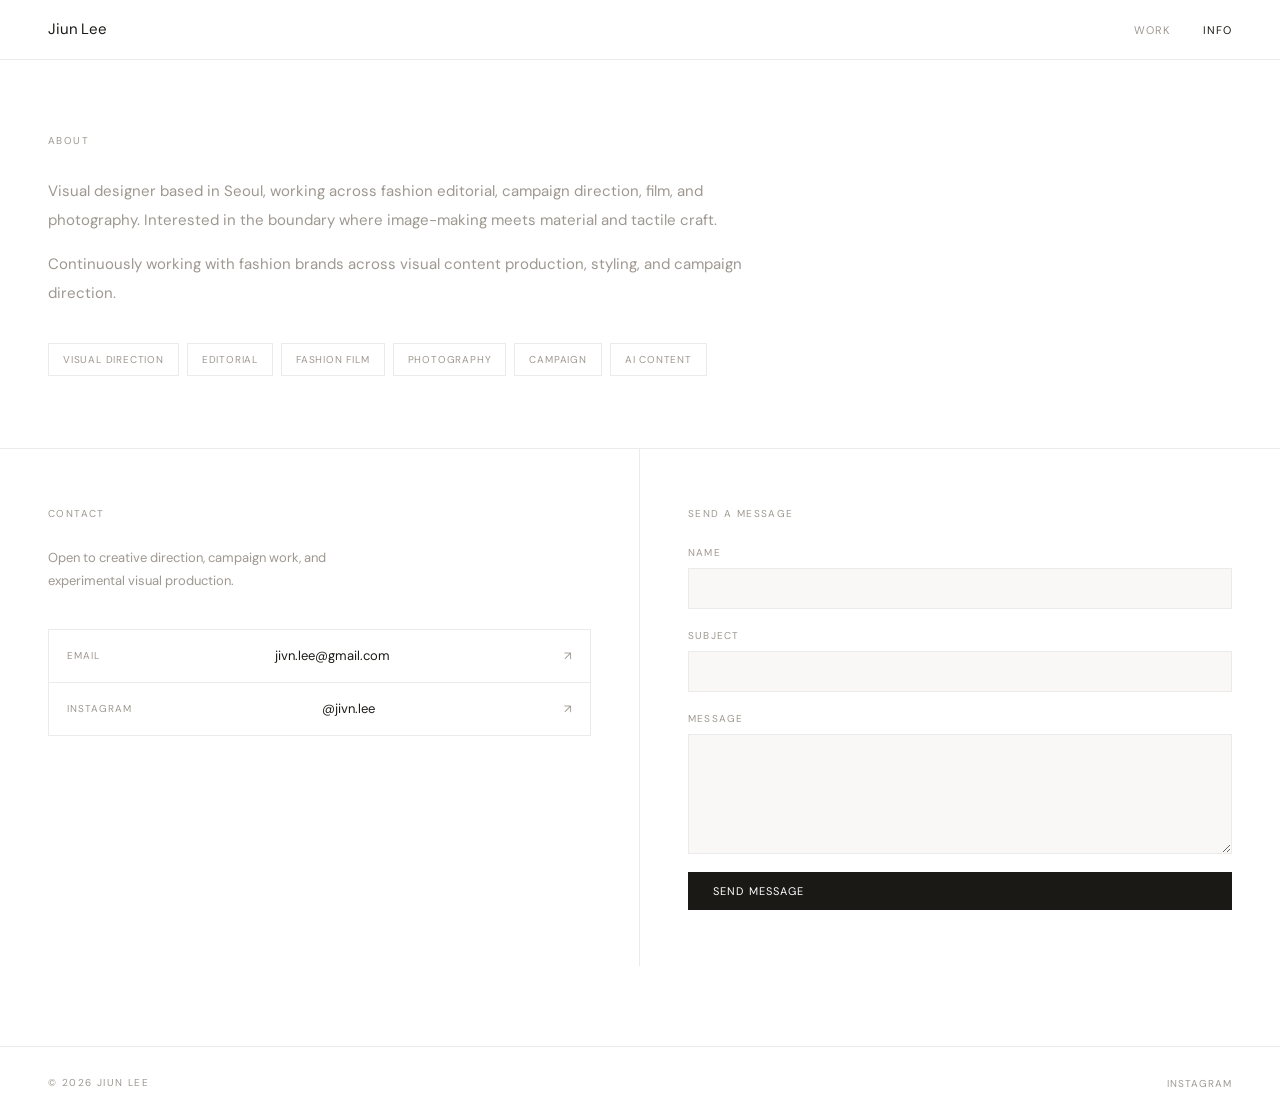
<file: info.html>
<!DOCTYPE html>
<html lang="en">
<head>
  <meta charset="UTF-8" />
  <meta name="viewport" content="width=device-width, initial-scale=1.0" />
  <title>Info — Jiun Lee</title>
  <link rel="preconnect" href="https://fonts.googleapis.com" />
  <link rel="preconnect" href="https://fonts.gstatic.com" crossorigin />
  <link href="https://fonts.googleapis.com/css2?family=DM+Sans:ital,opsz,wght@0,9..40,300;0,9..40,400;0,9..40,500;1,9..40,300;1,9..40,400&display=swap" rel="stylesheet" />
  <link rel="stylesheet" href="css/style.css" />
  <style>
    /* ── ABOUT — 풀와이드, border 없이 자연스럽게 ── */
    .about-section {
      padding: 72px var(--pad) 72px;
      max-width: 800px;
    }

    .about-bio {
      font-size: 15px;
      line-height: 1.9;
      color: var(--muted);
      margin-bottom: 16px;
    }

    .about-tags {
      display: flex;
      flex-wrap: wrap;
      gap: 8px;
      margin-top: 36px;
    }

    .tag {
      font-size: 10px;
      letter-spacing: 0.08em;
      text-transform: uppercase;
      padding: 7px 14px;
      border: 0.5px solid var(--border);
      color: var(--muted);
    }

    /* ── CONTACT ── */
    .contact-section {
      display: grid;
      grid-template-columns: 1fr 1fr;
      border-top: 0.5px solid var(--border);
    }

    .contact-left {
      padding: 56px var(--pad);
      border-right: 0.5px solid var(--border);
    }

    .contact-desc {
      font-size: 13px;
      color: var(--muted);
      line-height: 1.8;
      max-width: 320px;
      margin-bottom: 36px;
    }

    .contact-links {
      display: flex;
      flex-direction: column;
      gap: 1px;
      background: var(--border);
      border: 0.5px solid var(--border);
    }

    .contact-link-row {
      display: flex;
      justify-content: space-between;
      align-items: center;
      padding: 15px 18px;
      background: var(--bg);
      text-decoration: none;
      transition: background var(--transition);
    }
    .contact-link-row:hover { background: var(--bg-card); }
    .contact-link-label { font-size: 10px; letter-spacing: 0.1em; text-transform: uppercase; color: var(--muted); }
    .contact-link-val { font-size: 13px; color: var(--fg); }
    .contact-link-arrow { font-size: 12px; color: var(--muted); }

    .contact-right { padding: 56px var(--pad); }

    .contact-form { display: flex; flex-direction: column; gap: 18px; }
    .form-group { display: flex; flex-direction: column; gap: 7px; }
    .form-label { font-size: 10px; letter-spacing: 0.12em; text-transform: uppercase; color: var(--muted); }

    .form-input,
    .form-textarea {
      background: var(--bg-card);
      border: 0.5px solid var(--border);
      padding: 11px 14px;
      font-family: var(--font-sans);
      font-size: 13px;
      color: var(--fg);
      outline: none;
      border-radius: 0;
      transition: border-color var(--transition);
      width: 100%;
    }
    .form-input:focus,
    .form-textarea:focus { border-color: var(--fg); }
    .form-textarea { resize: vertical; min-height: 120px; }

    @media (max-width: 768px) {
      .contact-section { grid-template-columns: 1fr; }
      .contact-left { border-right: none; border-bottom: 0.5px solid var(--border); }
    }

    /* 터치 디바이스 — hover 효과 비활성화, 화살표 숨김 */
    @media (hover: none) {
      .contact-link-row:hover { background: var(--bg); }
      .contact-link-arrow { display: none; }
    }
  </style>
</head>
<body>

  <nav class="nav">
    <a href="index.html" class="nav-logo">Jiun Lee</a>
    <ul class="nav-links">
      <li><a href="projects.html">Work</a></li>
      <li><a href="info.html" class="active">Info</a></li>
    </ul>
  </nav>

  <main class="page">

    <!-- ABOUT — border 없이 자연스럽게 연결 -->
    <section class="about-section reveal">
      <span class="label" style="display:block;margin-bottom:28px;">About</span>
      <p class="about-bio">
        Visual designer based in Seoul, working across fashion editorial, campaign direction, film, and photography. Interested in the boundary where image-making meets material and tactile craft.
      </p>
      <p class="about-bio">
        Continuously working with fashion brands across visual content production, styling, and campaign direction.
      </p>
      <div class="about-tags">
        <span class="tag">Visual Direction</span>
        <span class="tag">Editorial</span>
        <span class="tag">Fashion Film</span>
        <span class="tag">Photography</span>
        <span class="tag">Campaign</span>
        <span class="tag">AI Content</span>
      </div>
    </section>

    <!-- CONTACT — border-top으로 자연스럽게 구분 -->
    <section class="contact-section" id="contact">
      <div class="contact-left reveal">
        <span class="label" style="display:block;margin-bottom:24px;">Contact</span>
        <p class="contact-desc">Open to creative direction, campaign work, and experimental visual production.</p>
        <div class="contact-links">
          <a class="contact-link-row" href="mailto:jivn.lee@gmail.com">
            <span class="contact-link-label">Email</span>
            <span class="contact-link-val">jivn.lee@gmail.com</span>
            <span class="contact-link-arrow">↗</span>
          </a>
          <a class="contact-link-row" href="https://instagram.com/jivn.lee" target="_blank">
            <span class="contact-link-label">Instagram</span>
            <span class="contact-link-val">@jivn.lee</span>
            <span class="contact-link-arrow">↗</span>
          </a>
        </div>
      </div>

      <div class="contact-right reveal">
        <span class="label" style="display:block;margin-bottom:22px;">Send a message</span>
        <form class="contact-form" action="mailto:jivn.lee@gmail.com" method="GET" enctype="text/plain">
          <div class="form-group">
            <label class="form-label" for="name">Name</label>
            <input class="form-input" type="text" id="name" name="name" required />
          </div>
          <div class="form-group">
            <label class="form-label" for="subject">Subject</label>
            <input class="form-input" type="text" id="subject" name="subject" required />
          </div>
          <div class="form-group">
            <label class="form-label" for="body">Message</label>
            <textarea class="form-textarea" id="body" name="body" required></textarea>
          </div>
          <button type="submit" class="btn btn-filled">Send message</button>
        </form>
      </div>
    </section>

    <footer>
      <span class="label">© 2026 Jiun Lee</span>
      <ul class="footer-links">
        <li><a href="https://instagram.com/jivn.lee" target="_blank">Instagram</a></li>
      </ul>
    </footer>

  </main>

  <script src="js/media-config.js"></script>
  <script src="js/main.js"></script>
</body>
</html>
</file>
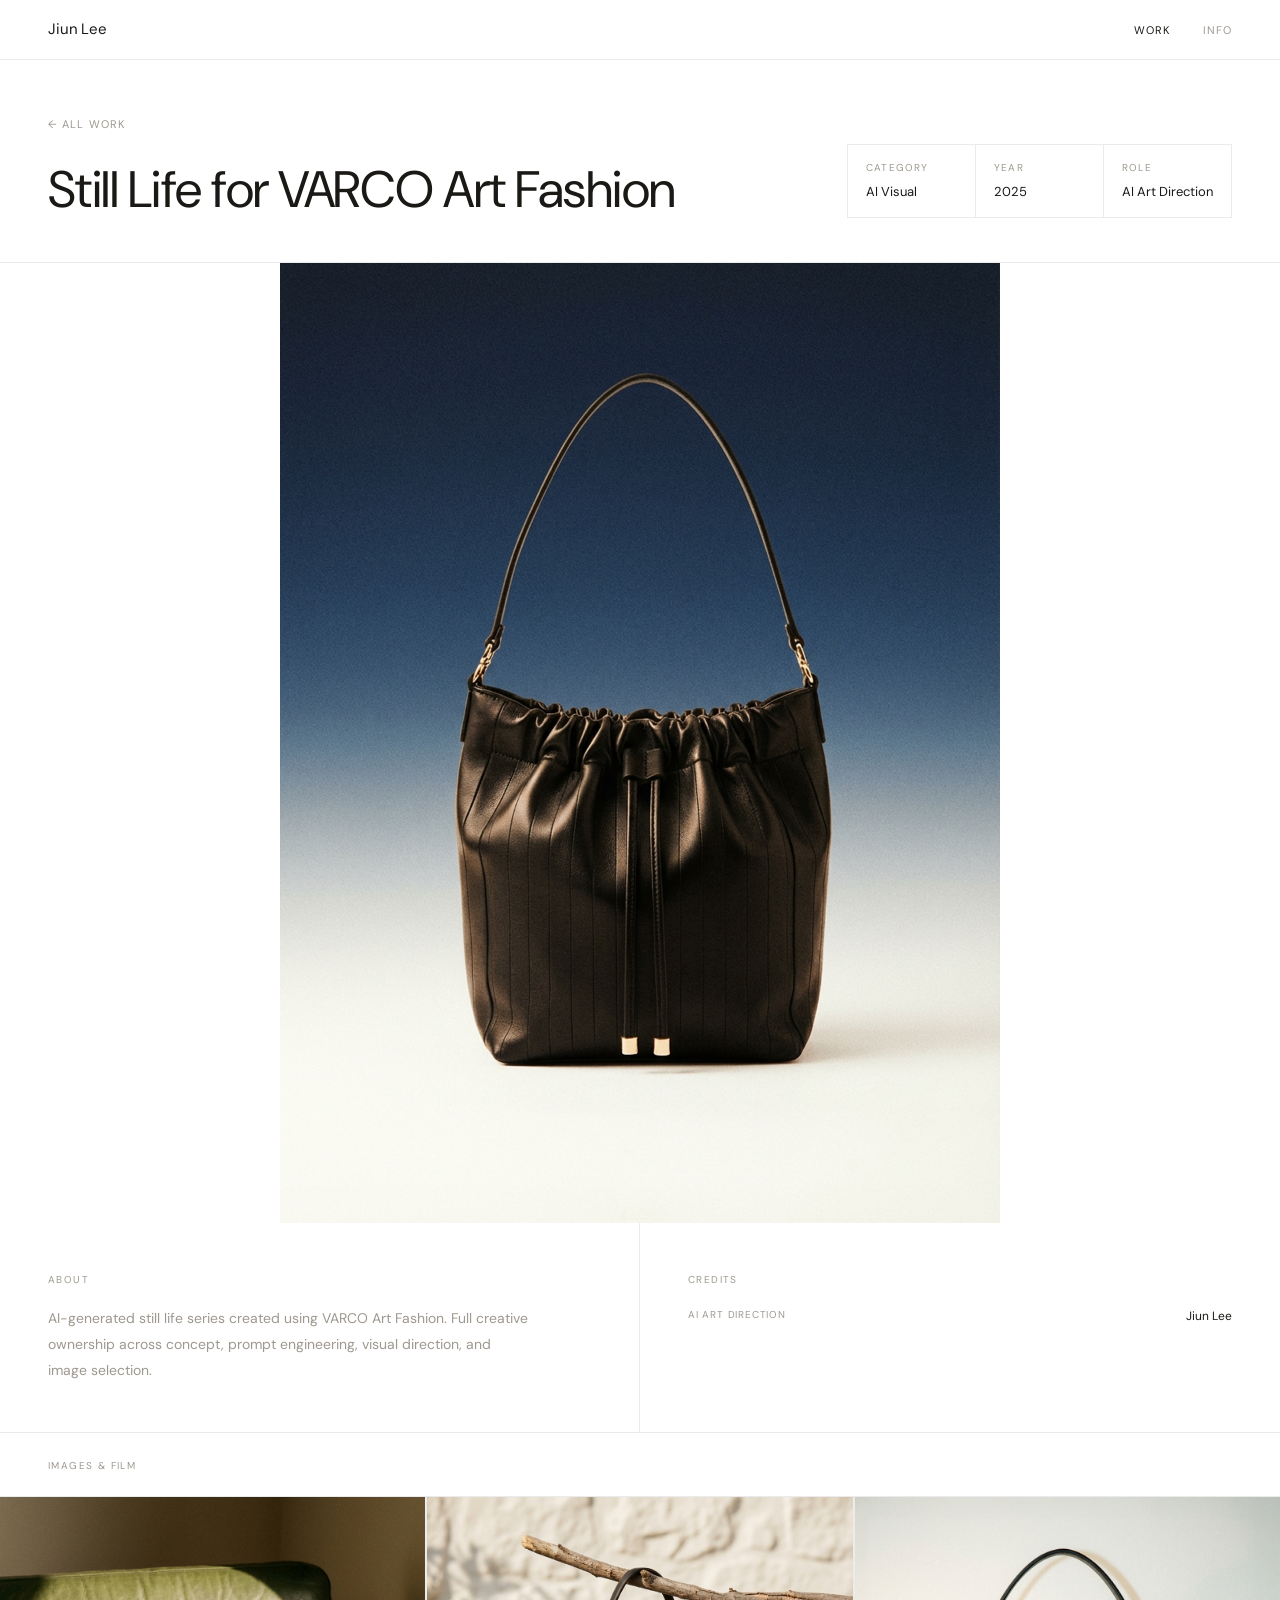
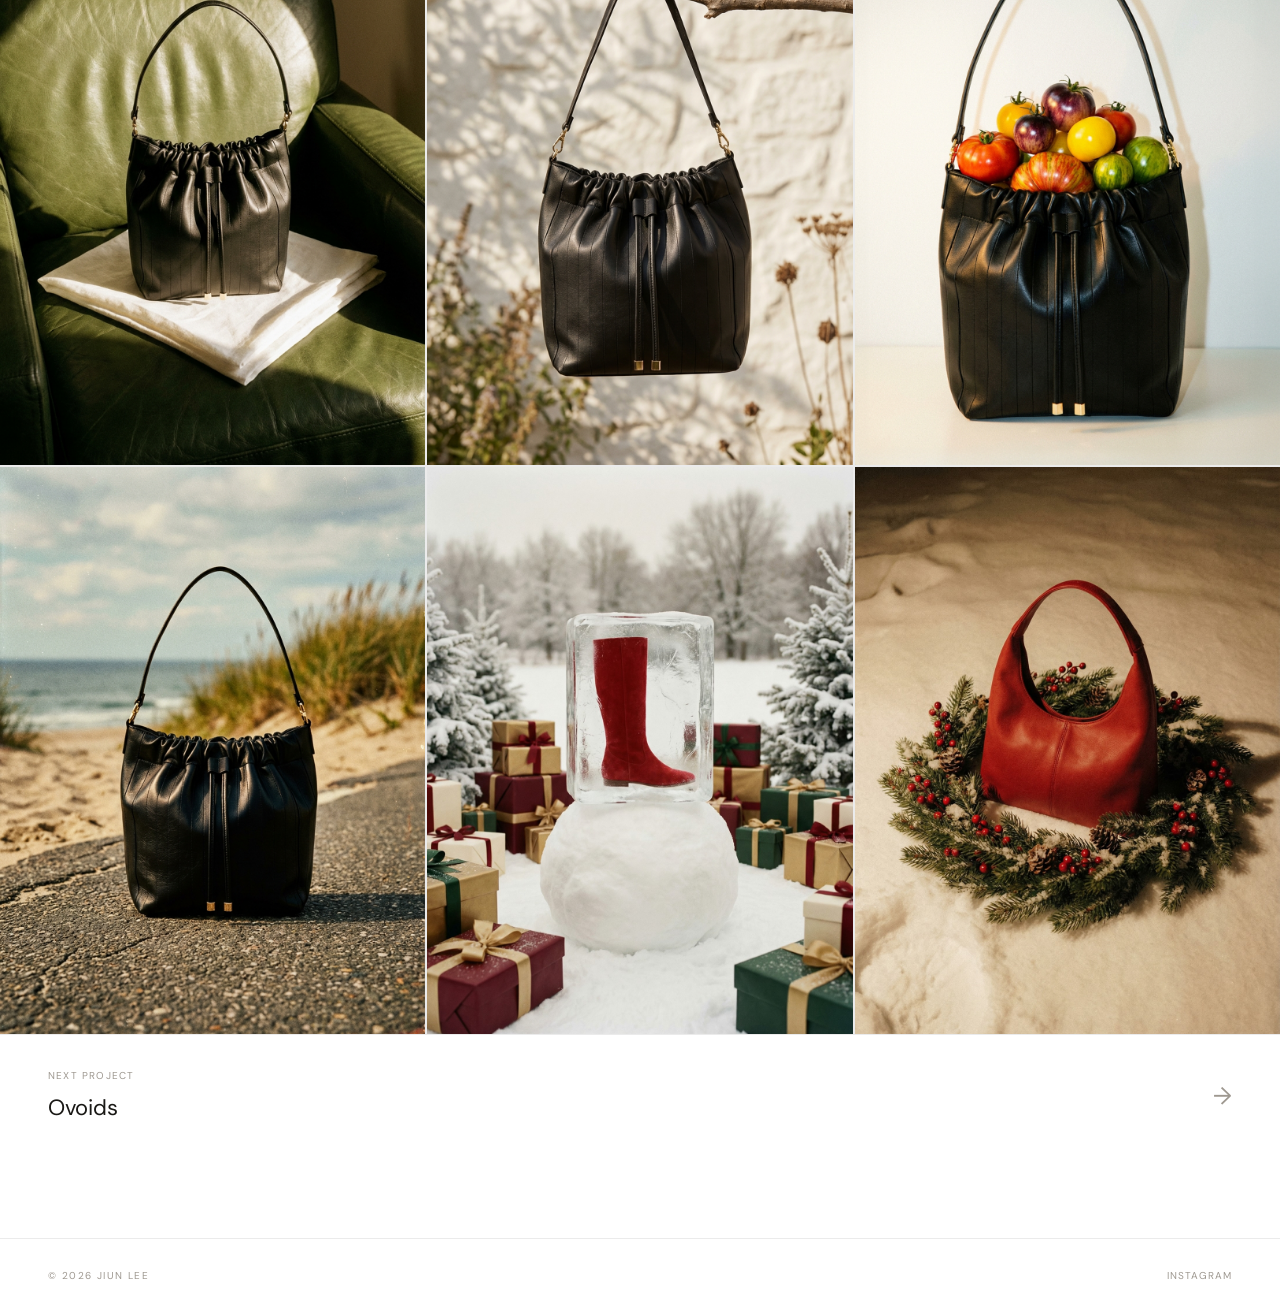
<file: project-detail.html>
<!DOCTYPE html>
<html lang="en">
<head>
  <meta charset="UTF-8" />
  <meta name="viewport" content="width=device-width, initial-scale=1.0" />
  <title>Project — Jiun Lee</title>
  <link rel="preconnect" href="https://fonts.googleapis.com" />
  <link rel="preconnect" href="https://fonts.gstatic.com" crossorigin />
  <link href="https://fonts.googleapis.com/css2?family=DM+Sans:ital,opsz,wght@0,9..40,300;0,9..40,400;0,9..40,500;1,9..40,300;1,9..40,400&display=swap" rel="stylesheet" />
  <link rel="stylesheet" href="css/style.css" />
  <style>
    /* ── PROJECT HEADER ── */
    .project-header {
      padding: 52px var(--pad) 44px;
      border-bottom: 0.5px solid var(--border);
      display: grid;
      grid-template-columns: 1fr auto;
      gap: 40px;
      align-items: end;
    }

    .back-link {
      display: inline-flex;
      align-items: center;
      gap: 8px;
      font-size: 11px;
      letter-spacing: 0.1em;
      text-transform: uppercase;
      color: var(--muted);
      margin-bottom: 28px;
      transition: color var(--transition);
    }
    .back-link:hover { color: var(--fg); }

    .project-title {
      font-size: clamp(28px, 4vw, 52px);
      font-weight: 400;
      letter-spacing: -0.01em;
      line-height: 1.1;
    }

    .project-meta-grid {
      display: grid;
      grid-template-columns: repeat(3, 1fr);
      gap: 1px;
      background: var(--border);
      border: 0.5px solid var(--border);
      min-width: 300px;
    }

    .meta-cell { background: var(--bg); padding: 14px 18px; }
    .meta-label { font-size: 10px; letter-spacing: 0.12em; text-transform: uppercase; color: var(--muted); margin-bottom: 5px; }
    .meta-value { font-size: 13px; color: var(--fg); }

    /* ── HERO MEDIA ── */
    .project-hero-media {
      width: 100%;
      background: var(--bg-card);
      overflow: hidden;
      position: relative;
    }

    /* 기본 16:9 */
    .project-hero-media { aspect-ratio: 16/9; }

    /* ratio 변형 */
    .project-hero-media.ratio-9-16 {
      aspect-ratio: 9/16;
      max-width: 640px;
      margin: 0 auto;
    }
    .project-hero-media.ratio-3-4 {
      aspect-ratio: 3/4;
      max-width: 720px;
      margin: 0 auto;
    }
    .project-hero-media.ratio-4-5 {
      aspect-ratio: 4/5;
      max-width: 720px;
      margin: 0 auto;
    }
    .project-hero-media.ratio-4-3  { aspect-ratio: 4/3; }
    .project-hero-media.ratio-16-9 { aspect-ratio: 16/9; }

    .project-hero-media img,
    .project-hero-media video {
      width: 100%;
      height: 100%;
      object-fit: cover;
    }

    .project-hero-media iframe {
      width: 100%;
      height: 100%;
      border: none;
      position: absolute;
      inset: 0;
    }

    .media-placeholder {
      position: absolute;
      inset: 0;
      display: flex;
      align-items: center;
      justify-content: center;
      color: var(--muted);
    }

    /* ── DESCRIPTION ── */
    .project-desc-row {
      display: grid;
      grid-template-columns: 1fr 1fr;
      border-bottom: 0.5px solid var(--border);
    }

    .desc-left {
      padding: 48px var(--pad);
      border-right: 0.5px solid var(--border);
    }

    .desc-right { padding: 48px var(--pad); }

    .project-desc {
      font-size: 14px;
      line-height: 1.85;
      color: var(--muted);
      max-width: 480px;
    }

    .credit-row {
      display: flex;
      justify-content: space-between;
      padding-bottom: 14px;
      margin-bottom: 14px;
      border-bottom: 0.5px solid var(--border);
      font-size: 12px;
    }
    .credit-row:last-child { border-bottom: none; margin-bottom: 0; }
    .credit-key { color: var(--muted); font-size: 10px; letter-spacing: 0.08em; text-transform: uppercase; }
    .credit-val { color: var(--fg); }

    /* ── GALLERY ── */
    .gallery-header {
      padding: 20px var(--pad);
      border-bottom: 0.5px solid var(--border);
    }

    .gallery { display: grid; gap: var(--gap); background: var(--border); }
    .gallery-2col { grid-template-columns: 1fr 1fr; }
    .gallery-3col { grid-template-columns: repeat(3, 1fr); }
    .gallery-full { grid-template-columns: 1fr; }

    .gallery-cell { background: var(--bg-card); overflow: hidden; }
    .gallery-cell img,
    .gallery-cell video { width: 100%; height: 100%; object-fit: cover; display: block; }

    /* ratio classes */
    .gallery-cell.ratio-sq   { aspect-ratio: 1; }
    .gallery-cell.ratio-4-3  { aspect-ratio: 4/3; }
    .gallery-cell.ratio-3-4  { aspect-ratio: 3/4; }
    .gallery-cell.ratio-4-5  { aspect-ratio: 4/5; }
    .gallery-cell.ratio-2-3  { aspect-ratio: 2/3; }
    .gallery-cell.ratio-9-16 { aspect-ratio: 9/16; }
    .gallery-cell.ratio-16-9 { aspect-ratio: 16/9; }
    .gallery-cell.ratio-16-9-full { aspect-ratio: 16/9; }

    .yt-embed { position: relative; width: 100%; aspect-ratio: 16/9; }
    .yt-embed iframe { position: absolute; inset: 0; width: 100%; height: 100%; border: none; }

    /* ── NEXT PROJECT ── */
    .next-project {
      display: flex;
      justify-content: space-between;
      align-items: center;
      padding: 32px var(--pad);
      border-top: 0.5px solid var(--border);
      text-decoration: none;
      transition: background var(--transition);
    }
    .next-project:hover { background: var(--bg-card); }
    .next-label { font-size: 10px; letter-spacing: 0.12em; text-transform: uppercase; color: var(--muted); }
    .next-title { font-size: 22px; font-weight: 400; margin-top: 5px; }
    .next-arrow { font-size: 24px; color: var(--muted); }

    @media (max-width: 768px) {
      .project-header { grid-template-columns: 1fr; }
      .project-meta-grid { grid-template-columns: 1fr 1fr; }
      .project-desc-row { grid-template-columns: 1fr; }
      .desc-left { border-right: none; border-bottom: 0.5px solid var(--border); }
      .gallery-2col, .gallery-3col { grid-template-columns: 1fr; }
      .project-hero-media.ratio-9-16,
      .project-hero-media.ratio-3-4,
      .project-hero-media.ratio-4-5 { max-width: 100%; }
    }
  </style>
</head>
<body>

  <nav class="nav">
    <a href="index.html" class="nav-logo">Jiun Lee</a>
    <ul class="nav-links">
      <li><a href="projects.html" class="active">Work</a></li>
      <li><a href="info.html">Info</a></li>
    </ul>
  </nav>

  <main class="page">

    <header class="project-header reveal">
      <div>
        <a href="projects.html" class="back-link">← All work</a>
        <h1 class="project-title" id="detail-title">Project Title</h1>
      </div>
      <div class="project-meta-grid">
        <div class="meta-cell">
          <div class="meta-label">Category</div>
          <div class="meta-value" id="detail-cat">—</div>
        </div>
        <div class="meta-cell">
          <div class="meta-label">Year</div>
          <div class="meta-value" id="detail-year">—</div>
        </div>
        <div class="meta-cell">
          <div class="meta-label">Role</div>
          <div class="meta-value" id="detail-role">—</div>
        </div>
      </div>
    </header>

    <div class="project-hero-media" id="detail-hero">
      <div class="media-placeholder"><span class="label">Loading…</span></div>
    </div>

    <div class="project-desc-row reveal">
      <div class="desc-left">
        <p class="label" style="margin-bottom:18px;">About</p>
        <p class="project-desc" id="detail-desc"></p>
      </div>
      <div class="desc-right">
        <p class="label" style="margin-bottom:18px;">Credits</p>
        <div id="detail-credits"></div>
      </div>
    </div>

    <div class="gallery-header">
      <span class="label">Images & Film</span>
    </div>
    <div id="detail-gallery"></div>

    <a class="next-project reveal" href="#" id="next-link">
      <div>
        <p class="next-label">Next project</p>
        <p class="next-title" id="next-title">—</p>
      </div>
      <span class="next-arrow">→</span>
    </a>

    <footer>
      <span class="label">© 2026 Jiun Lee</span>
      <ul class="footer-links">
        <li><a href="https://instagram.com/jivn.lee" target="_blank">Instagram</a></li>
      </ul>
    </footer>

  </main>

  <script src="js/media-config.js"></script>
  <script src="js/main.js"></script>
  <script>
    var params = new URLSearchParams(window.location.search);
    var id = parseInt(params.get('id')) || 0;
    var p = PROJECTS[id];

    if (!p) {
      document.getElementById('detail-title').textContent = 'Project not found';
    } else {
      document.title = p.title + ' — Jiun Lee';
      document.getElementById('detail-title').textContent = p.title;
      document.getElementById('detail-cat').textContent   = p.category;
      document.getElementById('detail-year').textContent  = p.year || '—';
      document.getElementById('detail-role').textContent  = p.role || '—';
      document.getElementById('detail-desc').textContent  = p.description || '';

      // Hero
      var hero = document.getElementById('detail-hero');
      var ratio = (p.hero && p.hero.ratio) ? p.hero.ratio : '16-9';
      hero.classList.add('ratio-' + ratio.replace('/', '-'));
      hero.innerHTML = buildHeroMedia(p);

      // Credits
      var creditsEl = document.getElementById('detail-credits');
      if (p.credits) {
        p.credits.forEach(function(c) {
          creditsEl.innerHTML +=
            '<div class="credit-row">' +
              '<span class="credit-key">' + c.key + '</span>' +
              '<span class="credit-val">' + c.value + '</span>' +
            '</div>';
        });
      }

      // Gallery
      var galleryEl = document.getElementById('detail-gallery');
      if (p.gallery && p.gallery.length > 0) {
        galleryEl.innerHTML = buildGallery(p.gallery);
      }

      // Next
      var next = PROJECTS[(id + 1) % PROJECTS.length];
      document.getElementById('next-title').textContent = next.title;
      document.getElementById('next-link').href = 'project-detail.html?id=' + ((id + 1) % PROJECTS.length);
    }

    initReveal();
  </script>
</body>
</html>
</file>
<file: css/style.css>
/* =============================================
   PORTFOLIO — GLOBAL STYLES
   ============================================= */

:root {
  --bg:       #FFFFFF;
  --bg-card:  #F9F8F6;
  --fg:       #1A1916;
  --muted:    #9E9890;
  --border:   #EBEBEB;
  --white:    #FFFFFF;

  --font-sans: 'DM Sans', sans-serif;
  --font-serif: 'DM Sans', sans-serif;

  --nav-h: 60px;
  --pad: 48px;
  --gap: 2px;
  --radius: 0px;

  --transition: 0.35s cubic-bezier(0.4, 0, 0.2, 1);
}

*, *::before, *::after { box-sizing: border-box; margin: 0; padding: 0; }
html { scroll-behavior: smooth; }

body {
  font-family: var(--font-sans);
  background: var(--bg);
  color: var(--fg);
  font-size: 14px;
  line-height: 1.7;
  -webkit-font-smoothing: antialiased;
}

a { color: inherit; text-decoration: none; }
img, video, iframe { display: block; width: 100%; }
button { font-family: inherit; cursor: pointer; }

/* ── NAV ── */
.nav {
  position: fixed;
  top: 0; left: 0; right: 0;
  height: var(--nav-h);
  display: flex;
  align-items: center;
  justify-content: space-between;
  padding: 0 var(--pad);
  border-bottom: 0.5px solid var(--border);
  background: var(--bg);
  z-index: 100;
}

.nav-logo {
  font-size: 15px;
  font-weight: 400;
  letter-spacing: -0.01em;
}

.nav-links {
  display: flex;
  gap: 32px;
  list-style: none;
}

.nav-links a {
  font-size: 11px;
  letter-spacing: 0.1em;
  text-transform: uppercase;
  color: var(--muted);
  transition: color var(--transition);
}

.nav-links a:hover,
.nav-links a.active { color: var(--fg); }

/* ── BUTTONS ── */
.btn {
  display: inline-flex;
  align-items: center;
  gap: 8px;
  font-size: 11px;
  letter-spacing: 0.1em;
  text-transform: uppercase;
  padding: 11px 24px;
  border: 0.5px solid var(--fg);
  background: transparent;
  color: var(--fg);
  transition: background var(--transition), color var(--transition);
}
.btn:hover { background: var(--fg); color: var(--bg); }

.btn-filled { background: var(--fg); color: var(--bg); }
.btn-filled:hover { opacity: 0.75; }

/* ── LABEL ── */
.label {
  font-size: 10px;
  letter-spacing: 0.14em;
  text-transform: uppercase;
  color: var(--muted);
}

/* ── SECTION HEADER ── */
.section-header {
  display: flex;
  justify-content: space-between;
  align-items: baseline;
  padding: 20px var(--pad);
  border-bottom: 0.5px solid var(--border);
}

/* ── PAGE WRAPPER ── */
.page { padding-top: var(--nav-h); min-height: 100vh; }

/* ── FOOTER ── */
footer {
  display: flex;
  justify-content: space-between;
  align-items: center;
  padding: 24px var(--pad);
  border-top: 0.5px solid var(--border);
  margin-top: 80px;
}

.footer-links {
  display: flex;
  gap: 24px;
  list-style: none;
}

.footer-links a {
  font-size: 10px;
  letter-spacing: 0.1em;
  text-transform: uppercase;
  color: var(--muted);
  transition: color var(--transition);
}
.footer-links a:hover { color: var(--fg); }

/* ── SCROLL REVEAL ── */
.reveal {
  opacity: 0;
  transform: translateY(16px);
  transition: opacity 0.6s ease, transform 0.6s ease;
}
.reveal.visible { opacity: 1; transform: translateY(0); }

/* ── RESPONSIVE ── */
@media (max-width: 768px) {
  :root { --pad: 20px; }
  .nav-links { gap: 20px; }
}
</file>
